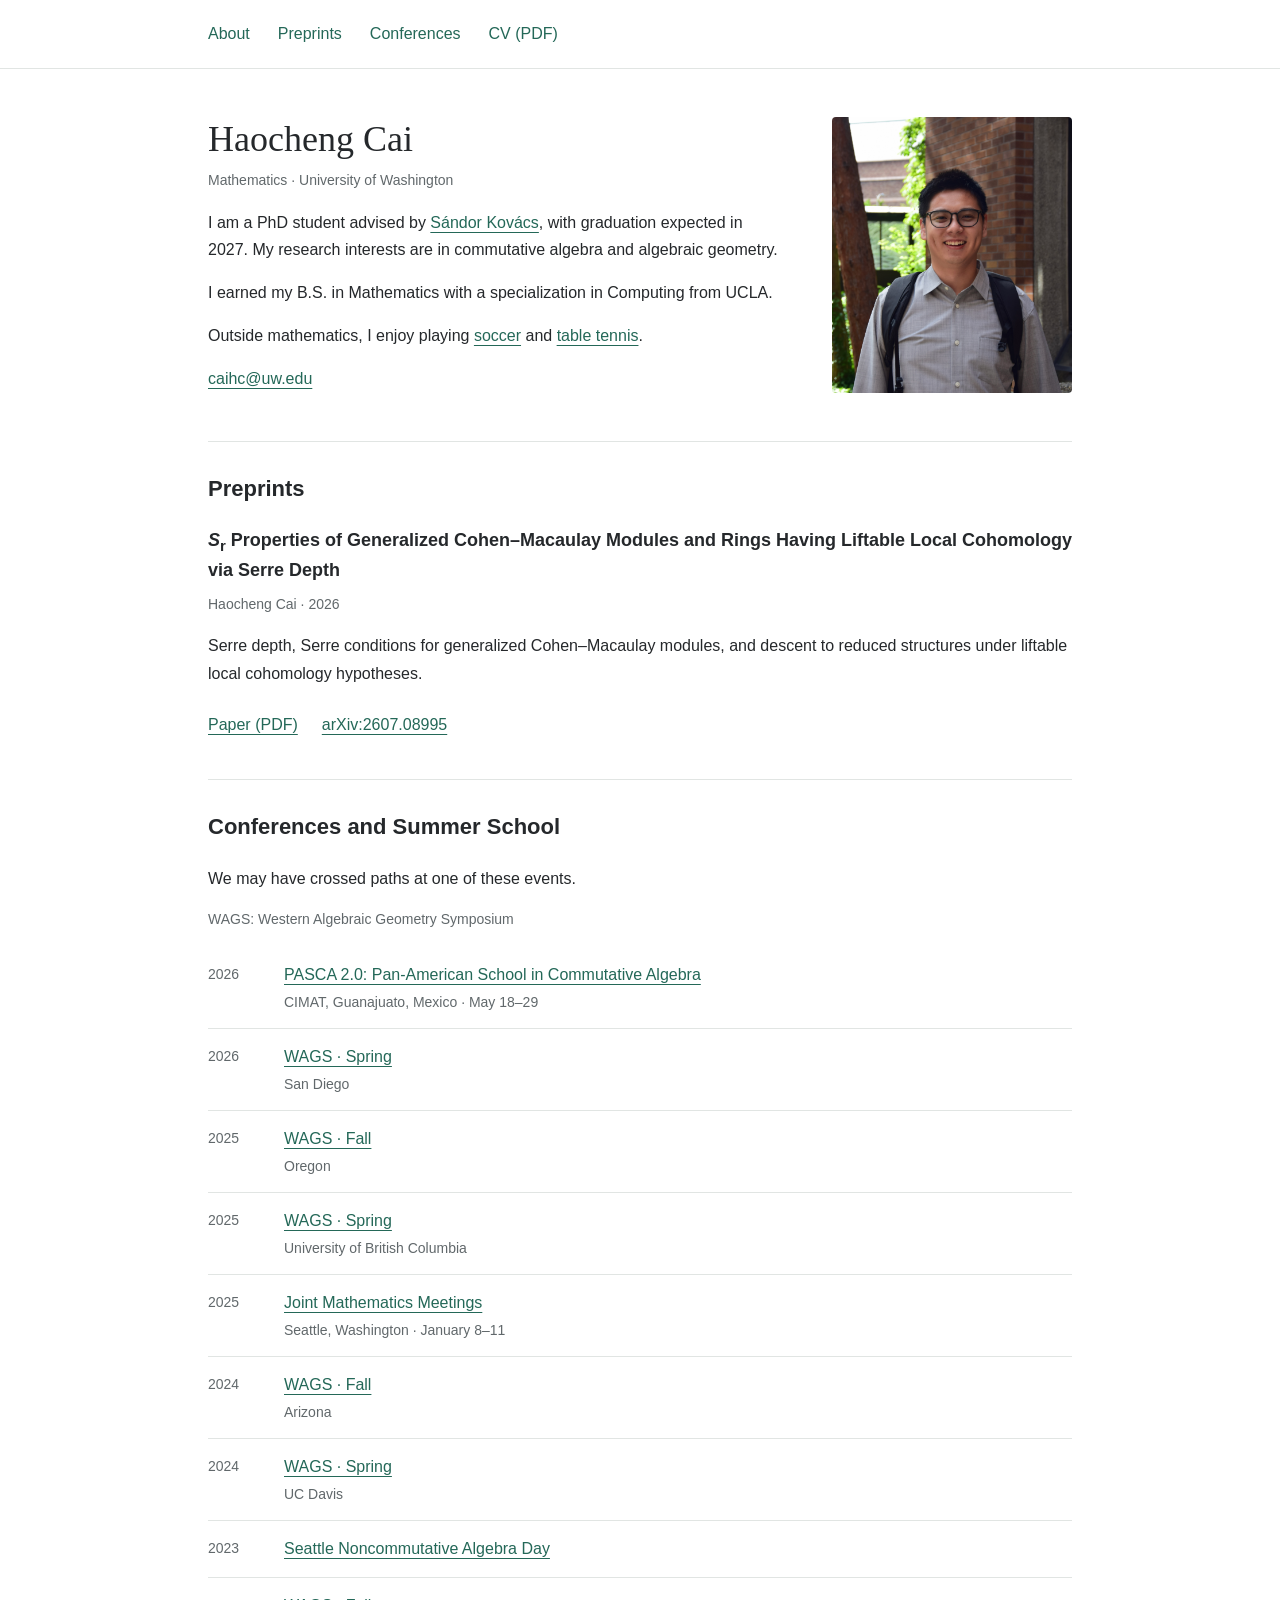
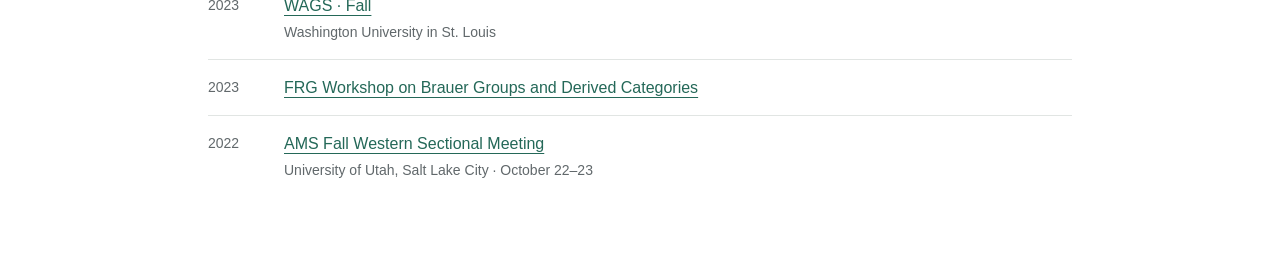
<file: index.html>
<!doctype html>
<html lang="en">
  <head>
    <meta charset="utf-8">
    <meta name="viewport" content="width=device-width, initial-scale=1">
    <meta name="google-site-verification" content="_6LI3FoyDf1MmSaLfOAWywWeg03zMpSPJuAmzVgzXwc">
    <title>Haocheng Cai | Mathematics</title>
    <meta name="description" content="Haocheng Cai, mathematics PhD student at the University of Washington. Research in commutative algebra and algebraic geometry. CV and preprints.">
    <link rel="stylesheet" href="styles.css">
  </head>
  <body id="top">
    <header class="site-header">
      <nav class="site-nav" aria-label="Main navigation">
        <a href="#about">About</a>
        <a href="#preprints">Preprints</a>
        <a href="#conferences">Conferences</a>
        <a href="Haocheng-Cai-CV.pdf" target="_blank" rel="noopener">CV (PDF)</a>
      </nav>
    </header>
    <main>
      <section id="about" class="profile" aria-labelledby="profile-title">
        <div>
          <h1 id="profile-title">Haocheng Cai</h1>
          <p class="affiliation">Mathematics &middot; University of Washington</p>
          <p>I am a PhD student advised by <a href="https://math.washington.edu/people/sandor-kovacs" target="_blank" rel="noopener">S&aacute;ndor Kov&aacute;cs</a>, with graduation
            expected in 2027. My research interests are in commutative algebra
            and algebraic geometry.</p>
          <p>I earned my B.S. in Mathematics with a specialization in Computing from UCLA.</p>
          <p>Outside mathematics, I enjoy playing <a href="soccer.html">soccer</a> and <a href="table-tennis.html">table tennis</a>.</p>
          <a id="contact" href="mailto:caihc@uw.edu">caihc@uw.edu</a>
        </div>
        <img class="portrait" src="haocheng-cai-portrait.jpg" alt="Portrait of Haocheng Cai" width="240" height="276">
      </section>
      <section id="preprints" class="section" aria-labelledby="preprint-title">
        <h2 id="preprint-title">Preprints</h2>
        <article class="paper">
          <h3><i>S</i><sub>r</sub> Properties of Generalized Cohen&ndash;Macaulay Modules and Rings Having Liftable Local Cohomology via Serre Depth</h3>
          <p class="metadata">Haocheng Cai &middot; 2026</p>
          <p>Serre depth, Serre conditions for generalized Cohen&ndash;Macaulay
            modules, and descent to reduced structures under liftable local
            cohomology hypotheses.</p>
          <div class="paper-links">
            <a href="Haocheng-Cai-Serre-Depth.pdf" target="_blank" rel="noopener">Paper (PDF)</a>
            <a href="https://arxiv.org/abs/2607.08995" target="_blank" rel="noopener">arXiv:2607.08995</a>
          </div>
        </article>
      </section>
      <section id="conferences" class="section" aria-labelledby="conference-title">
        <h2 id="conference-title">Conferences and Summer School</h2>
        <p>We may have crossed paths at one of these events.</p>
        <p class="metadata">WAGS: Western Algebraic Geometry Symposium</p>
        <ul class="conference-list">
          <li>
            <span class="year">2026</span>
            <div>
              <a href="https://jack-jeffries.github.io/PASCA26/PASCA.html" target="_blank" rel="noopener">PASCA 2.0: Pan-American School in Commutative Algebra</a>
              <p>CIMAT, Guanajuato, Mexico &middot; May 18&ndash;29</p>
            </div>
          </li>
          <li>
            <span class="year">2026</span>
            <div><a href="https://sites.google.com/a/wagsymposium.org/current/san-diego-spring-2026" target="_blank" rel="noopener">WAGS &middot; Spring</a><p>San Diego</p></div>
          </li>
          <li>
            <span class="year">2025</span>
            <div><a href="https://sites.google.com/a/wagsymposium.org/current/oregon-fall-2025" target="_blank" rel="noopener">WAGS &middot; Fall</a><p>Oregon</p></div>
          </li>
          <li>
            <span class="year">2025</span>
            <div><a href="https://sites.google.com/a/wagsymposium.org/current/ubc-spring-2025" target="_blank" rel="noopener">WAGS &middot; Spring</a><p>University of British Columbia</p></div>
          </li>
          <li>
            <span class="year">2025</span>
            <div><a href="https://jointmathematicsmeetings.org/meetings/national/jmm2025/2314_intro" target="_blank" rel="noopener">Joint Mathematics Meetings</a><p>Seattle, Washington &middot; January 8&ndash;11</p></div>
          </li>
          <li>
            <span class="year">2024</span>
            <div><a href="https://sites.google.com/a/wagsymposium.org/current/arizona-fall-2024" target="_blank" rel="noopener">WAGS &middot; Fall</a><p>Arizona</p></div>
          </li>
          <li>
            <span class="year">2024</span>
            <div><a href="https://sites.google.com/a/wagsymposium.org/current/davis-spring-2024" target="_blank" rel="noopener">WAGS &middot; Spring</a><p>UC Davis</p></div>
          </li>
          <li>
            <span class="year">2023</span>
            <div><a href="https://sites.math.washington.edu/~zhang/" target="_blank" rel="noopener" title="Organizer's conference list">Seattle Noncommutative Algebra Day</a></div>
          </li>
          <li>
            <span class="year">2023</span>
            <div><a href="https://sites.google.com/a/wagsymposium.org/current/wustl-fall-2023" target="_blank" rel="noopener">WAGS &middot; Fall</a><p>Washington University in St. Louis</p></div>
          </li>
          <li>
            <span class="year">2023</span>
            <div><a href="https://antieau.github.io/workshops/202303-frg.html" target="_blank" rel="noopener">FRG Workshop on Brauer Groups and Derived Categories</a></div>
          </li>
          <li>
            <span class="year">2022</span>
            <div><a href="https://www.ams.org/meetings/sectional/2295_program.html" target="_blank" rel="noopener">AMS Fall Western Sectional Meeting</a><p>University of Utah, Salt Lake City &middot; October 22&ndash;23</p></div>
          </li>
        </ul>
      </section>
    </main>
  </body>
</html>
</file>
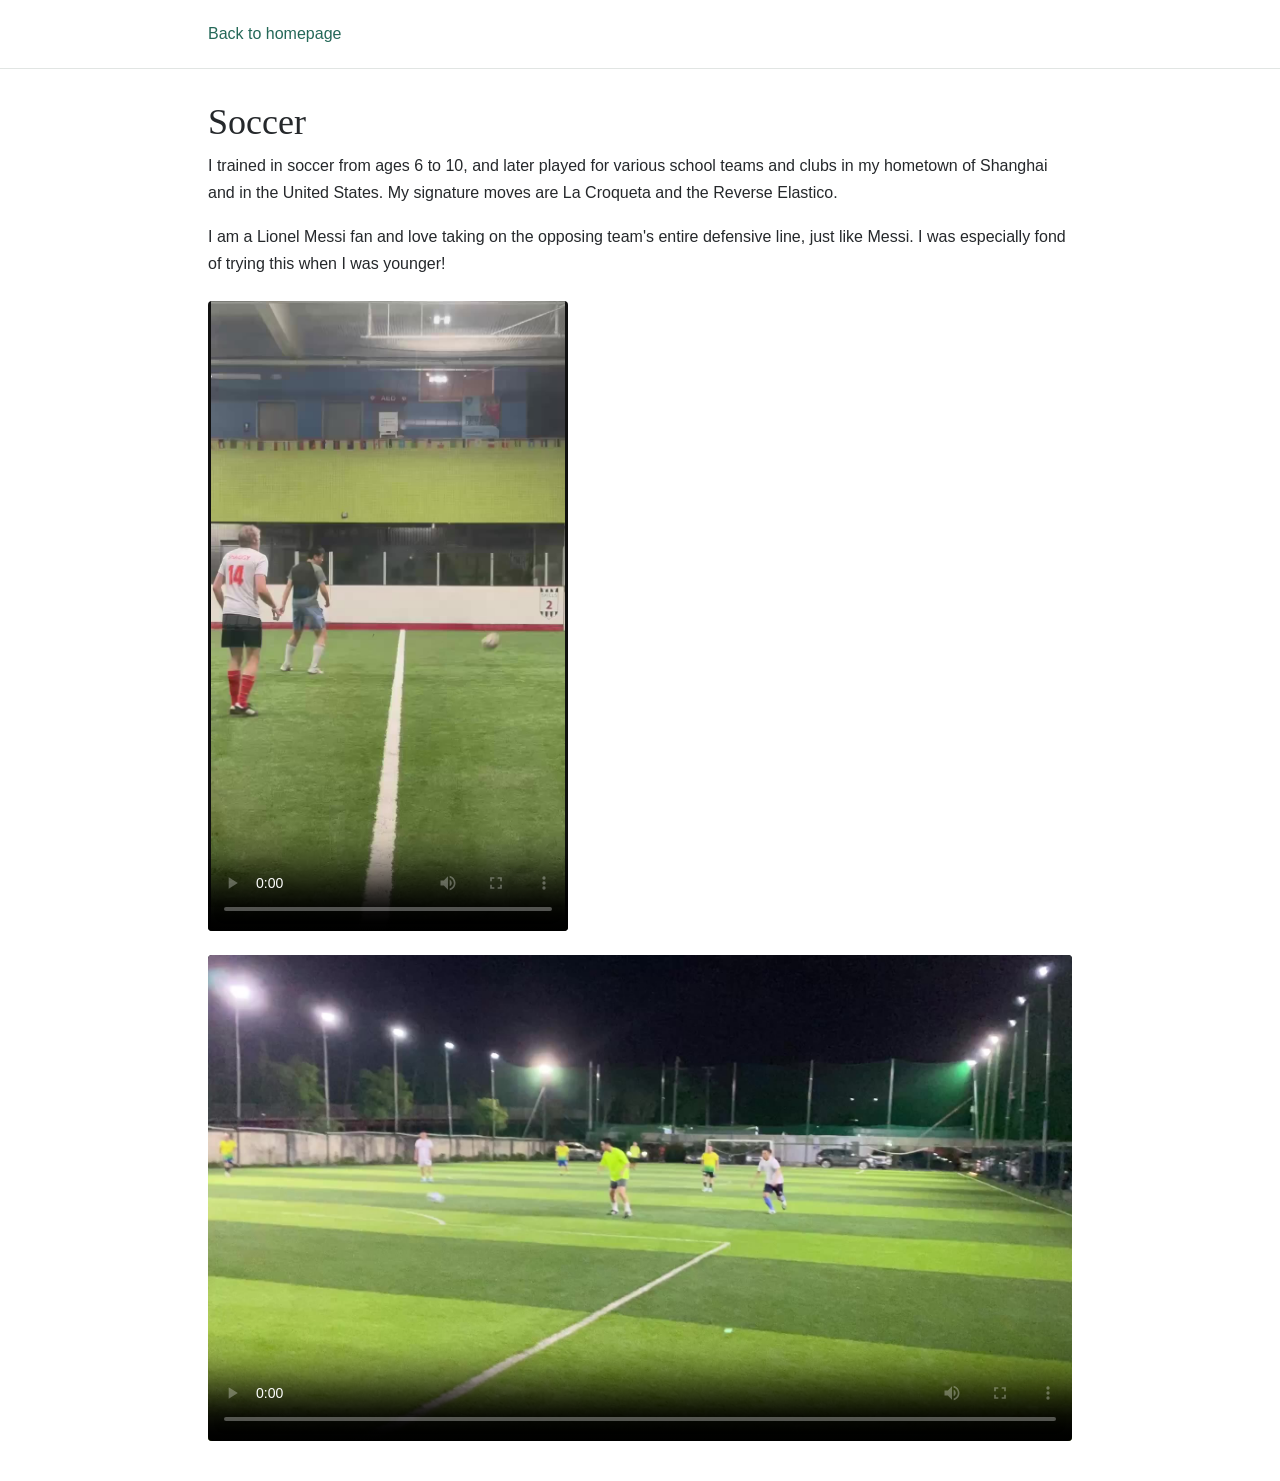
<file: soccer.html>
<!doctype html>
<html lang="en">
  <head>
    <meta charset="utf-8">
    <meta name="viewport" content="width=device-width, initial-scale=1">
    <title>Soccer | Haocheng Cai</title>
    <link rel="stylesheet" href="styles.css">
  </head>
  <body>
    <header class="site-header">
      <nav class="site-nav" aria-label="Main navigation">
        <a href="index.html#about">Back to homepage</a>
      </nav>
    </header>
    <main class="video-page">
      <h1>Soccer</h1>
      <p>I trained in soccer from ages 6 to 10, and later played for various
        school teams and clubs in my hometown of Shanghai and in the United States.
        My signature moves are La Croqueta and the Reverse Elastico.</p>
      <p>I am a Lionel Messi fan and love taking on the opposing team's entire
        defensive line, just like Messi. I was especially fond of trying this
        when I was younger!</p>
      <video controls playsinline preload="metadata" poster="soccer-poster.jpg" aria-label="Haocheng Cai playing soccer, 10-second clip">
        <source src="haocheng-cai-soccer.mp4" type="video/mp4">
        <a href="haocheng-cai-soccer.mp4">Watch the soccer video</a>.
      </video>
      <video class="landscape-video" controls playsinline preload="metadata" poster="soccer-poster-2.jpg" aria-label="Haocheng Cai playing soccer, second clip">
        <source src="haocheng-cai-soccer-2.mp4" type="video/mp4">
        <a href="haocheng-cai-soccer-2.mp4">Watch the second soccer video</a>.
      </video>
    </main>
  </body>
</html>
</file>
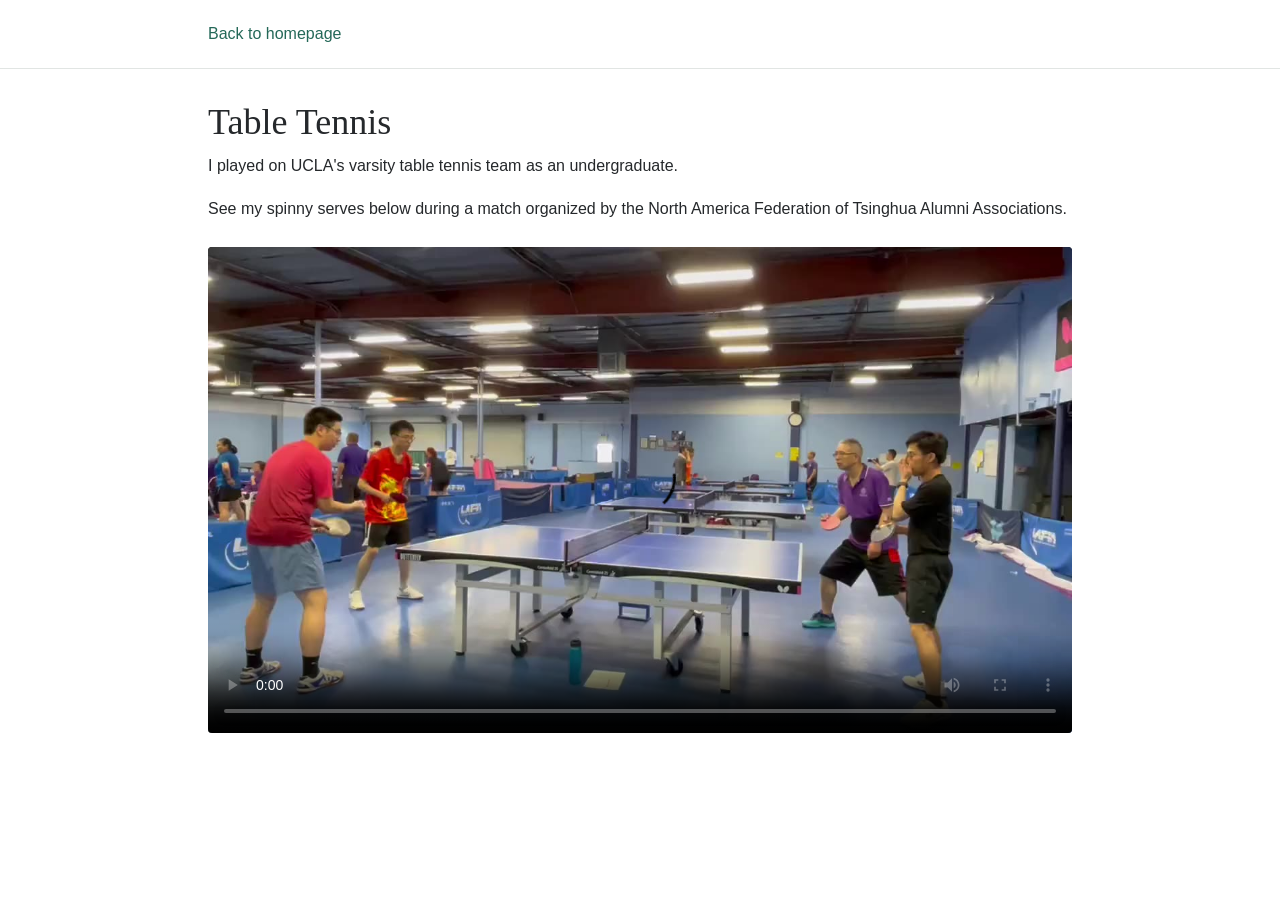
<file: table-tennis.html>
<!doctype html>
<html lang="en">
  <head>
    <meta charset="utf-8">
    <meta name="viewport" content="width=device-width, initial-scale=1">
    <title>Table Tennis | Haocheng Cai</title>
    <link rel="stylesheet" href="styles.css">
  </head>
  <body>
    <header class="site-header">
      <nav class="site-nav" aria-label="Main navigation">
        <a href="index.html#about">Back to homepage</a>
      </nav>
    </header>
    <main class="video-page">
      <h1>Table Tennis</h1>
      <p>I played on UCLA's varsity table tennis team as an undergraduate.</p>
      <p>See my spinny serves below during a match organized by the
        North America Federation of Tsinghua Alumni Associations.</p>
      <video class="landscape-video" controls playsinline preload="metadata" poster="table-tennis-poster.jpg" aria-label="Haocheng Cai playing table tennis">
        <source src="haocheng-cai-table-tennis.mp4" type="video/mp4">
        <a href="haocheng-cai-table-tennis.mp4">Watch the table tennis video</a>.
      </video>
    </main>
  </body>
</html>
</file>
<file: styles.css>
:root {
  color-scheme: light;
  --ink: #25282b;
  --muted: #61686b;
  --link: #246858;
  --line: #e1e5e3;
}
* { box-sizing: border-box; }
html { scroll-behavior: smooth; }
body {
  margin: 0;
  background: #fff;
  color: var(--ink);
  font-family: -apple-system, BlinkMacSystemFont, "Segoe UI", sans-serif;
  font-size: 16px;
  line-height: 1.7;
  letter-spacing: 0;
}
a { color: var(--link); text-underline-offset: 4px; }
a:hover { text-decoration-thickness: 2px; }
a:focus-visible { outline: 2px solid var(--link); outline-offset: 5px; }
.site-header {
  position: sticky;
  top: 0;
  z-index: 10;
  background: #fff;
  border-bottom: 1px solid var(--line);
}
.site-nav {
  max-width: 920px;
  margin: auto;
  padding: 12px 28px;
  display: flex;
  flex-wrap: wrap;
  gap: 8px 28px;
}
.site-nav a {
  display: inline-flex;
  align-items: center;
  min-height: 44px;
  text-decoration: none;
  font-weight: 500;
}
.site-nav a:hover { text-decoration: underline; }
main { max-width: 920px; margin: auto; padding: 0 28px 40px; }
section, #contact { scroll-margin-top: 92px; }
.profile {
  display: grid;
  grid-template-columns: minmax(0, 1fr) 240px;
  gap: 48px;
  align-items: center;
  padding: 48px 0;
}
h1, h2, h3, p { margin-top: 0; }
h1 {
  font-family: Georgia, "Times New Roman", serif;
  font-size: 36px;
  line-height: 1.2;
  font-weight: 500;
  margin-bottom: 8px;
}
h2 { font-size: 22px; line-height: 1.4; font-weight: 600; margin-bottom: 22px; }
h3 { font-size: 18px; line-height: 1.55; font-weight: 600; margin-bottom: 8px; }
p { margin-bottom: 16px; }
.affiliation, .metadata { color: var(--muted); font-size: 14px; }
.portrait {
  display: block;
  width: 240px;
  height: 276px;
  max-width: 100%;
  object-fit: cover;
  object-position: 60% center;
  border-radius: 4px;
}
.section { padding: 32px 0; border-top: 1px solid var(--line); }
.paper-links { display: flex; flex-wrap: wrap; gap: 8px 24px; }
.paper-links a { display: inline-flex; align-items: center; min-height: 44px; }
.conference-list { margin: 0; padding: 0; list-style: none; }
.conference-list li {
  display: grid;
  grid-template-columns: 56px minmax(0, 1fr);
  gap: 20px;
  padding: 14px 0;
  border-bottom: 1px solid var(--line);
}
.conference-list li:last-child { border-bottom: 0; }
.conference-list p { margin: 2px 0 0; font-size: 14px; color: var(--muted); }
.year { font-size: 14px; color: var(--muted); padding-top: 2px; }
.video-page { padding-top: 32px; }
.video-page video {
  display: block;
  width: min(100%, 360px);
  max-height: 70vh;
  aspect-ratio: 9 / 16;
  object-fit: contain;
  margin-top: 24px;
  background: #111;
  border-radius: 4px;
}
.video-page .landscape-video {
  width: 100%;
  aspect-ratio: 16 / 9;
}
@media (max-width: 640px) {
  main { padding: 0 20px 24px; }
  .site-nav { padding: 8px 20px; gap: 4px 20px; font-size: 14px; }
  .profile { grid-template-columns: 1fr; gap: 24px; padding: 32px 0; }
  h1 { font-size: 30px; }
  h2 { font-size: 20px; }
  .portrait { width: 160px; height: 184px; }
  .conference-list li { gap: 12px; grid-template-columns: 44px minmax(0, 1fr); }
}
@media (prefers-reduced-motion: reduce) {
  html { scroll-behavior: auto; }
}
</file>
